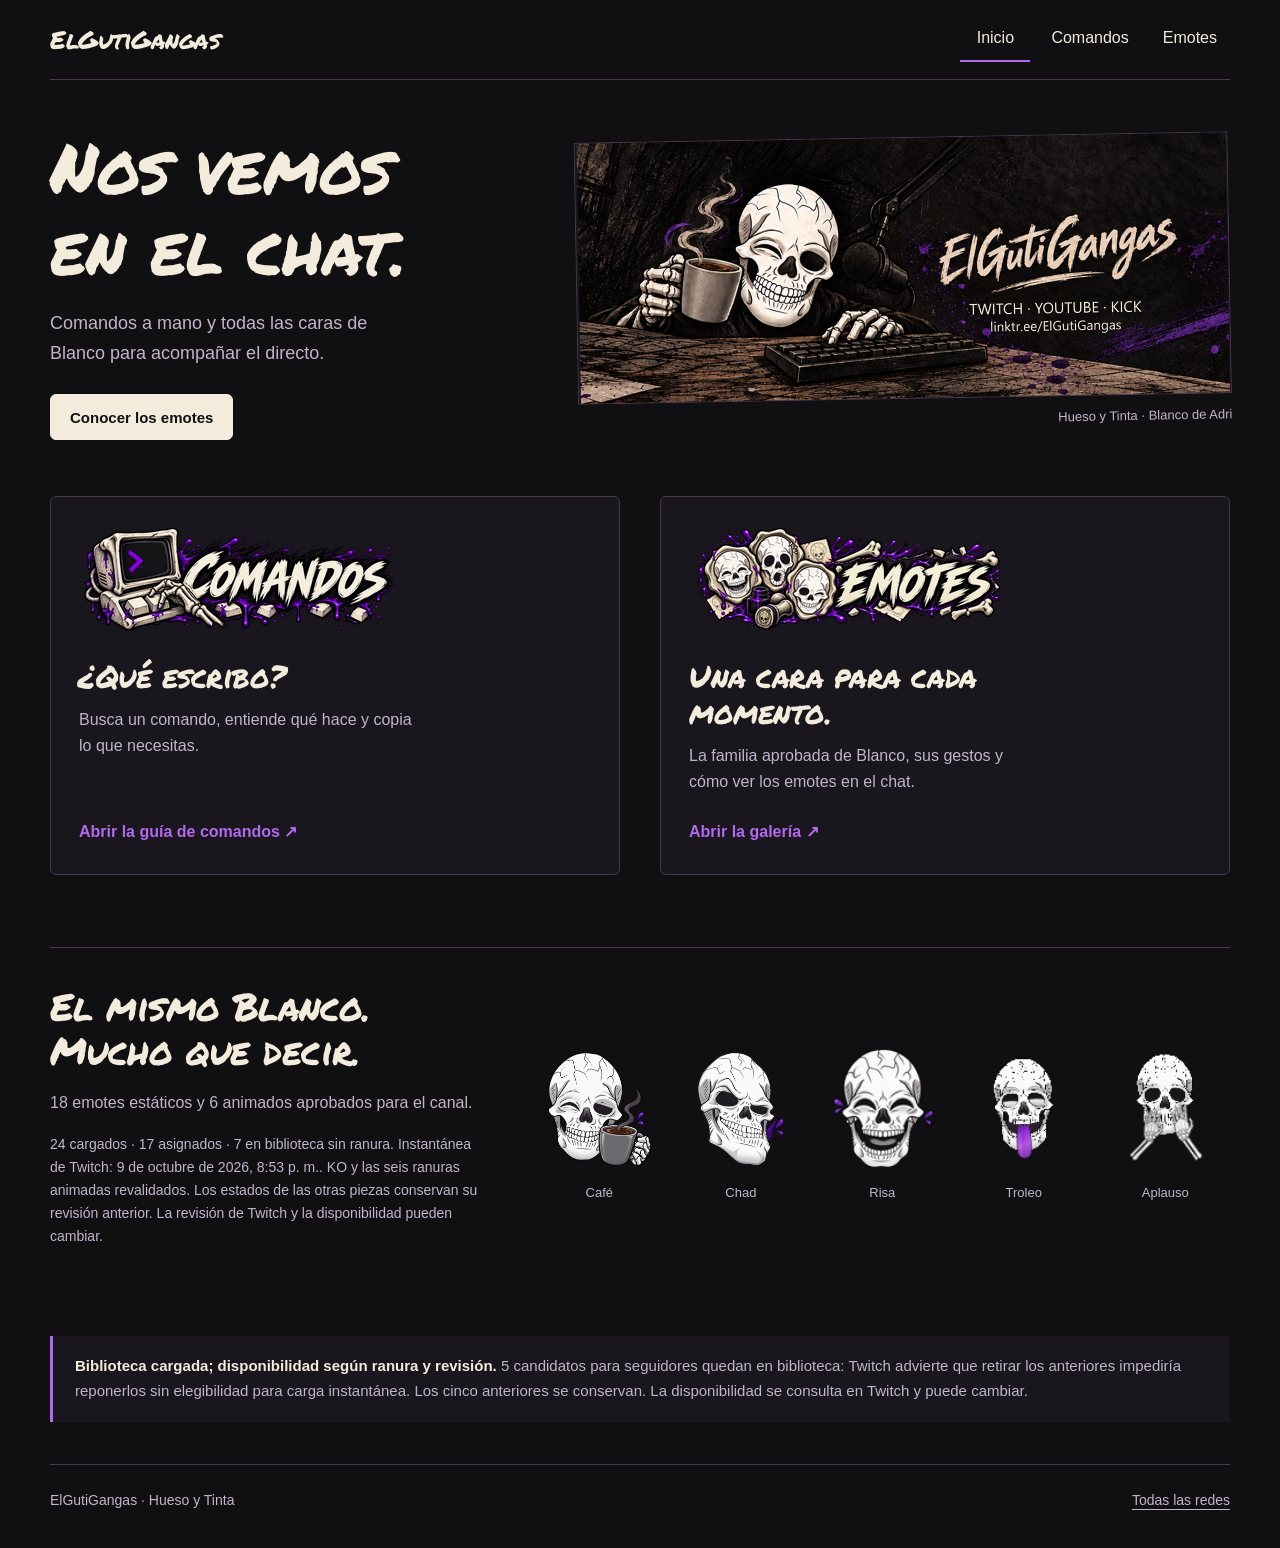
<file: index.html>
<!doctype html>
<html lang="es">
<head>
  <meta charset="utf-8">
  <meta name="viewport" content="width=device-width, initial-scale=1">
  <meta name="color-scheme" content="dark">
  <meta name="description" content="Las guías de ElGutiGangas: comandos del chat, emotes de Blanco y ayuda para ver las extensiones.">
  <title>El chat de ElGutiGangas | Comandos y emotes</title>
  <link rel="stylesheet" href="guias.css">
  <script src="guias.js" defer></script>
</head>
<body data-page="home">
  <a class="skip-link" href="#contenido">Saltar al contenido</a>
  <header class="site-header wrap">
    <a class="wordmark" href="index.html" aria-label="ElGutiGangas, inicio de las guías">ElGutiGangas</a>
    <nav aria-label="Guías del canal"><a href="index.html" aria-current="page">Inicio</a><a href="comandos.html">Comandos</a><a href="emotes.html">Emotes</a></nav>
  </header>
  <main id="contenido" class="wrap">
    <section class="home-hero" aria-labelledby="inicio-titulo">
      <div class="hero-copy"><h1 id="inicio-titulo">Nos vemos<br>en el chat.</h1><p>Comandos a mano y todas las caras de Blanco para acompañar el directo.</p><a class="button primary" href="emotes.html">Conocer los emotes</a></div>
      <figure class="hero-scene"><img src="assets/brand/banner.png" alt="El rincón de Blanco, entre café, tinta violeta y objetos del canal" width="1200" height="480" fetchpriority="high"><figcaption>Hueso y Tinta · Blanco de Adri</figcaption></figure>
    </section>

    <section class="destinations" aria-label="Elegir una guía">
      <a class="destination command-destination" href="comandos.html"><img src="assets/brand/comandos.png" alt="" width="320" height="107" decoding="async"><h2>¿Qué escribo?</h2><p>Busca un comando, entiende qué hace y copia lo que necesitas.</p><span class="text-link">Abrir la guía de comandos <span aria-hidden="true">↗</span></span></a>
      <a class="destination" href="emotes.html"><img src="assets/brand/emotes.png" alt="" width="320" height="112" decoding="async"><h2>Una cara para cada momento.</h2><p>La familia aprobada de Blanco, sus gestos y cómo ver los emotes en el chat.</p><span class="text-link">Abrir la galería <span aria-hidden="true">↗</span></span></a>
    </section>

    <section class="home-family" aria-labelledby="familia-titulo"><div><h2 id="familia-titulo">El mismo Blanco.<br>Mucho que decir.</h2><p id="family-count">Cargando la familia de emotes…</p><p id="twitch-summary" class="small">Cargando la instantánea de Twitch…</p></div><div id="family-preview" class="family-preview" aria-label="Una selección de expresiones de Blanco"><p class="loading">Cargando ilustraciones…</p></div></section>
    <aside class="review-note"><strong>Biblioteca cargada; disponibilidad según ranura y revisión.</strong> <span id="home-config-message">Cargando el estado de las asignaciones…</span> La disponibilidad se consulta en Twitch y puede cambiar.</aside>
  </main>
  <footer class="site-footer wrap"><p>ElGutiGangas · Hueso y Tinta</p><a href="https://linktr.ee/ElGutiGangas" target="_blank" rel="noopener noreferrer">Todas las redes</a></footer>
</body>
</html>
</file>
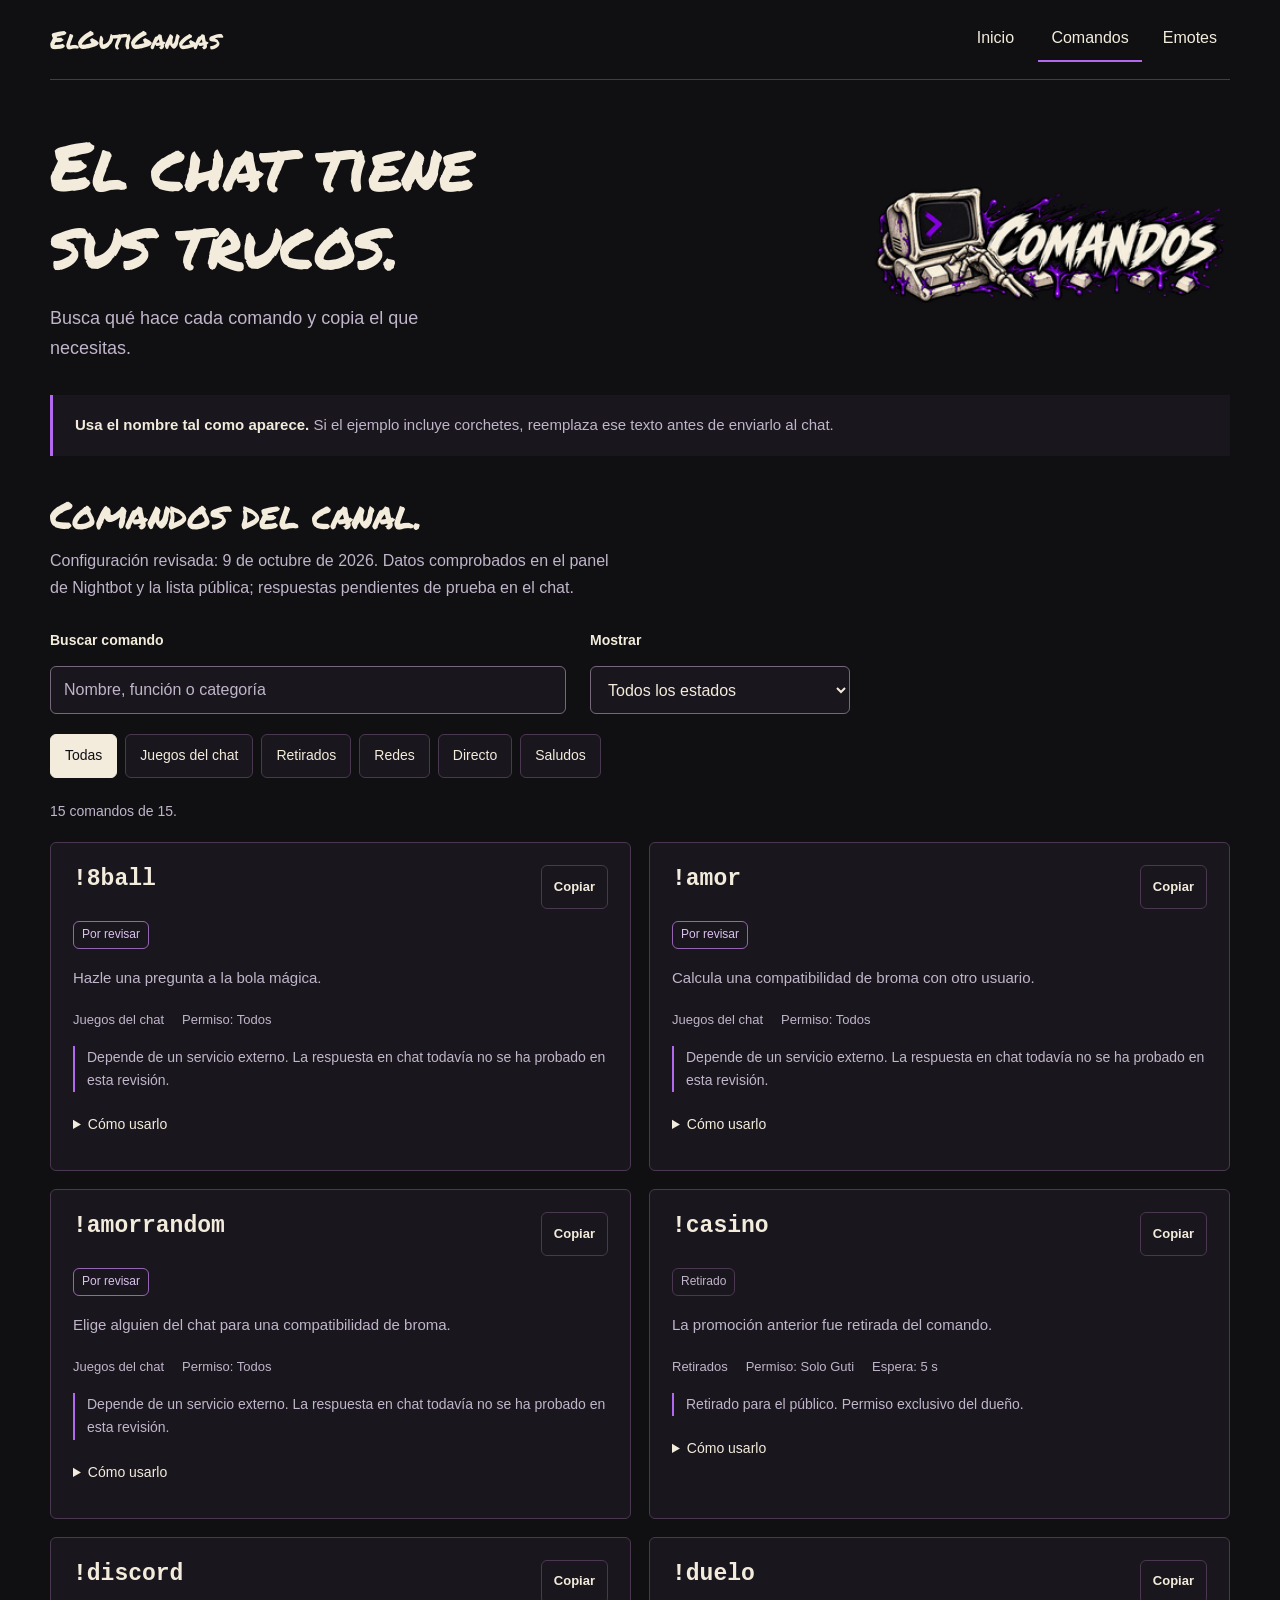
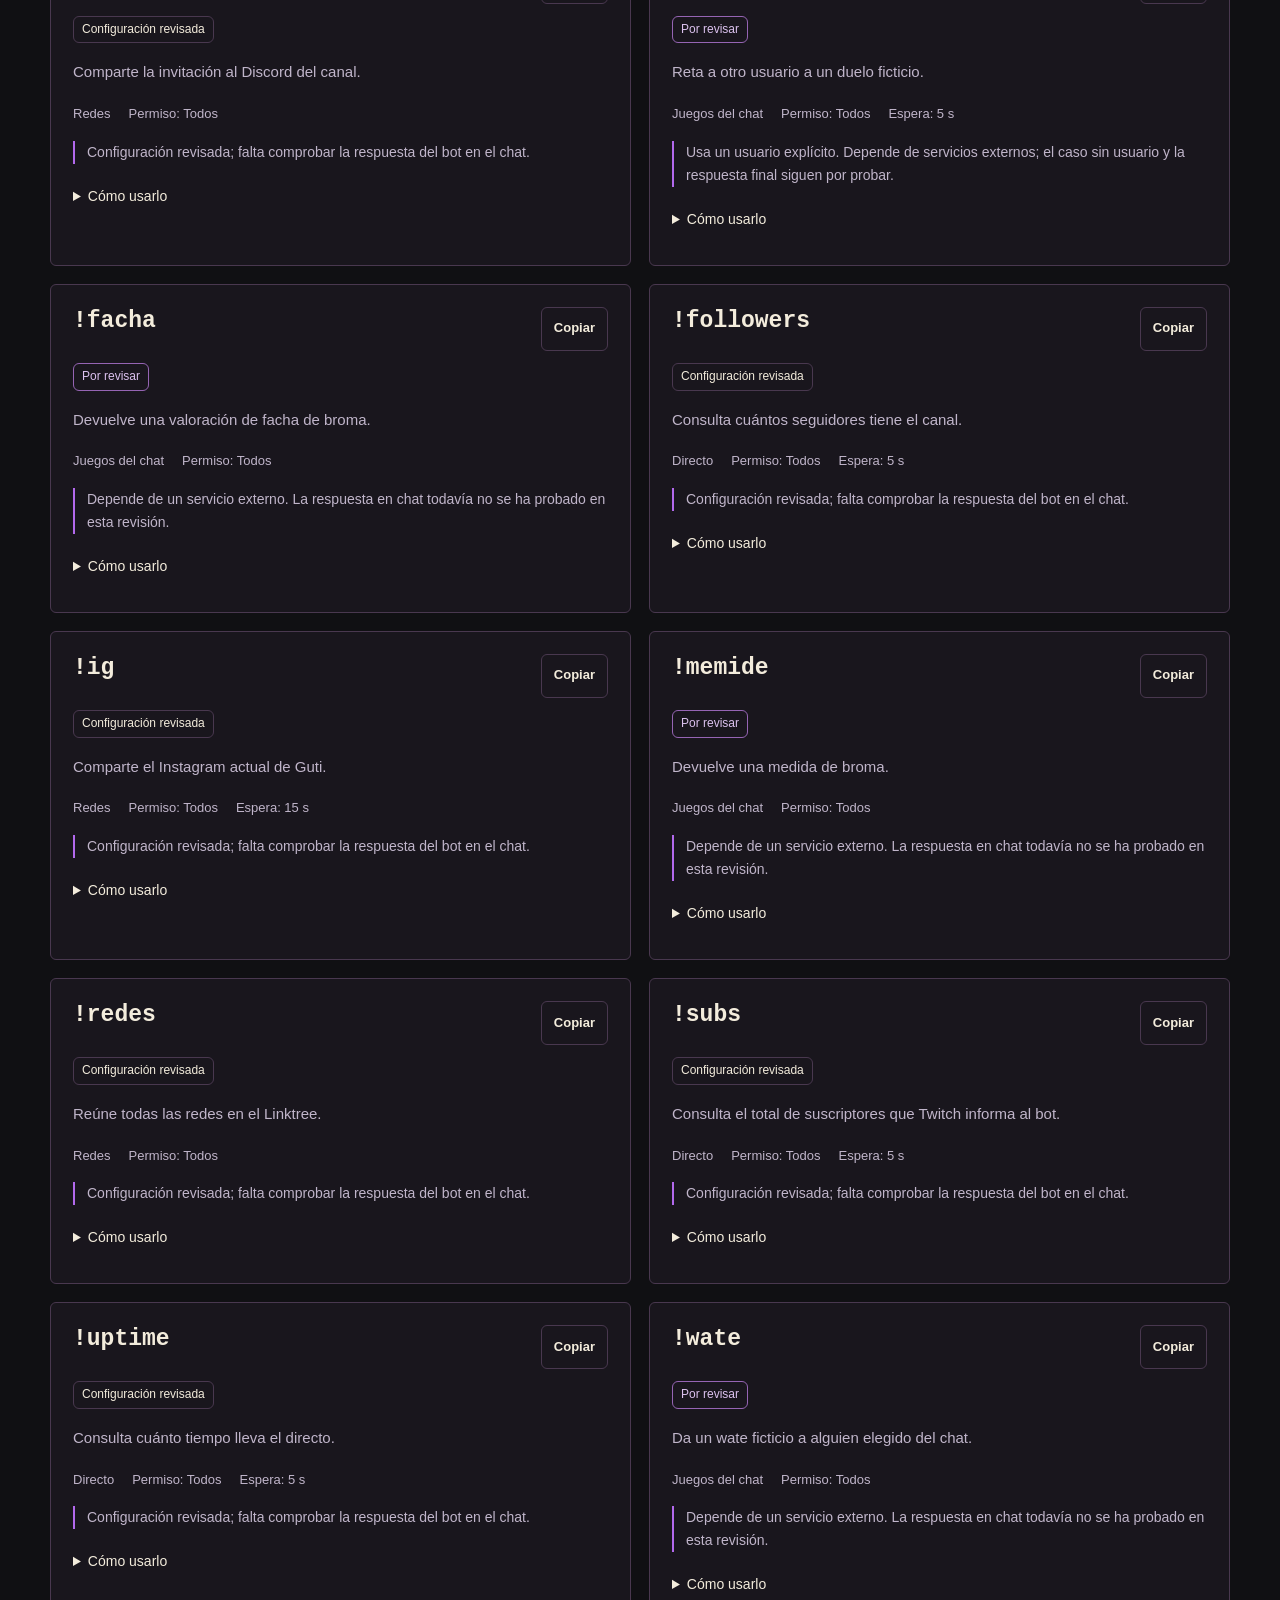
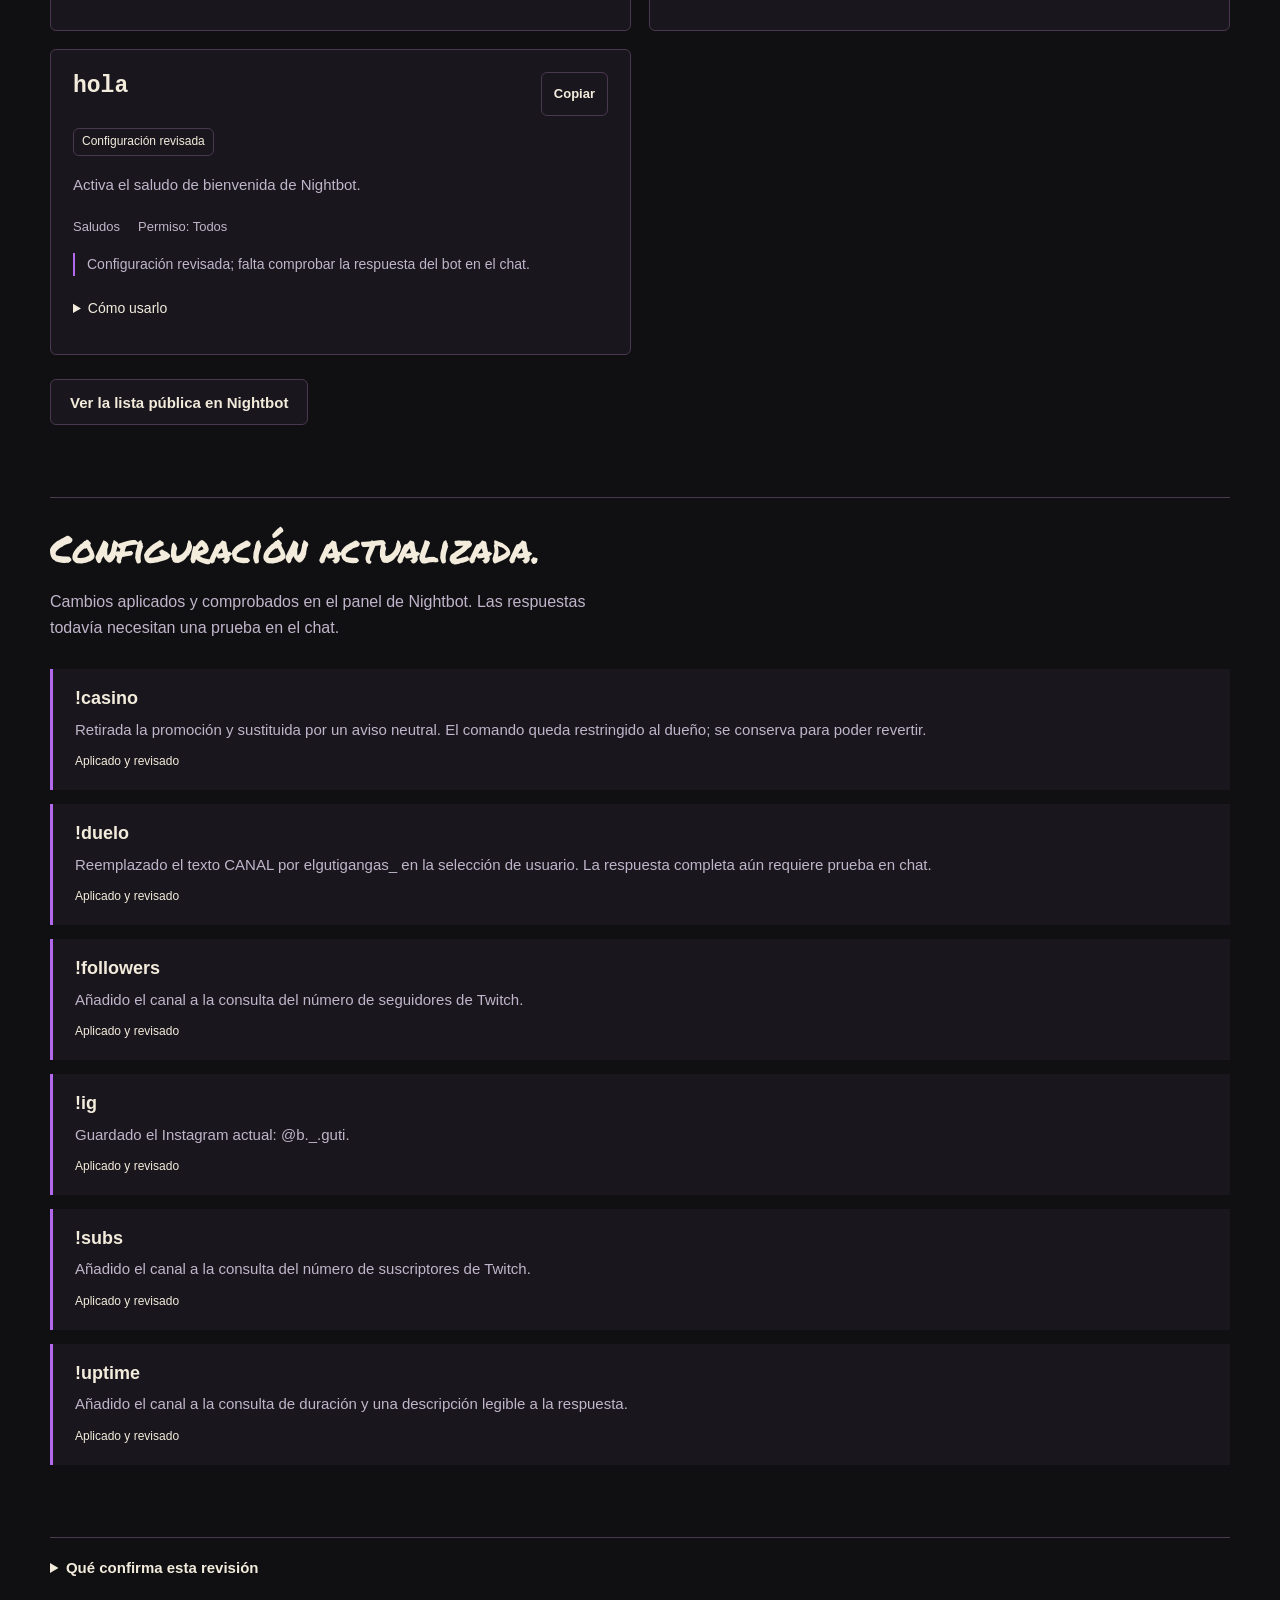
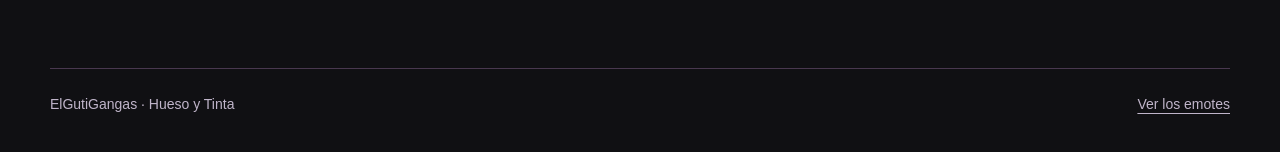
<file: comandos.html>
<!doctype html>
<html lang="es">
<head>
  <meta charset="utf-8"><meta name="viewport" content="width=device-width, initial-scale=1"><meta name="color-scheme" content="dark">
  <meta name="description" content="Busca los comandos de ElGutiGangas, consulta su uso y copia un ejemplo para el chat.">
  <title>Comandos del chat | ElGutiGangas</title><link rel="stylesheet" href="guias.css"><script src="guias.js" defer></script>
</head>
<body data-page="commands">
  <a class="skip-link" href="#contenido">Saltar al contenido</a>
  <header class="site-header wrap"><a class="wordmark" href="index.html">ElGutiGangas</a><nav aria-label="Guías del canal"><a href="index.html">Inicio</a><a href="comandos.html" aria-current="page">Comandos</a><a href="emotes.html">Emotes</a></nav></header>
  <main id="contenido" class="wrap">
    <header class="guide-hero"><div><h1>El chat tiene<br>sus trucos.</h1><p>Busca qué hace cada comando y copia el que necesitas.</p></div><img class="panel-art" src="assets/brand/comandos.png" alt="Panel de comandos aprobado, con teclado de hueso y tinta violeta" width="320" height="107"></header>
    <aside class="review-note compact"><strong>Usa el nombre tal como aparece.</strong> Si el ejemplo incluye corchetes, reemplaza ese texto antes de enviarlo al chat.</aside>

    <section class="catalogue" aria-labelledby="comandos-titulo">
      <h2 id="comandos-titulo">Comandos del canal.</h2><p class="section-intro" id="command-verified">Cargando la última revisión de Nightbot…</p>
      <div class="toolbox command-toolbox"><div class="search-field"><label for="command-search">Buscar comando</label><input id="command-search" type="search" placeholder="Nombre, función o categoría" autocomplete="off"></div><div class="select-field"><label for="command-status">Mostrar</label><select id="command-status"><option value="all">Todos los estados</option><option value="verified">Configuración revisada</option><option value="needs_review">Por revisar</option><option value="disabled">Retirados</option></select></div></div>
      <div id="command-categories" class="category-strip" aria-label="Filtrar comandos por categoría"></div>
      <p id="command-results" class="result-count" role="status" aria-live="polite">Cargando los comandos…</p>
      <div id="command-list" class="command-list"><p class="loading">Leyendo la lista verificada…</p></div>
      <p id="copy-feedback" class="copy-feedback" role="status" aria-live="polite"></p>
      <noscript><p class="error-state">La lista y el buscador necesitan JavaScript. Puedes consultar la lista pública de Nightbot.</p></noscript>
      <a id="nightbot-source" class="button secondary" href="https://nightbot.tv/t/elgutigangas_/commands" target="_blank" rel="noopener noreferrer">Ver la lista pública en Nightbot</a>
    </section>

    <section aria-labelledby="config-titulo" class="configuration-section"><h2 id="config-titulo">Configuración actualizada.</h2><p class="section-intro">Cambios aplicados y comprobados en el panel de Nightbot. Las respuestas todavía necesitan una prueba en el chat.</p><div id="configuration-changes"><p class="loading">Cargando los ajustes aplicados…</p></div></section>
    <details class="source-details"><summary>Qué confirma esta revisión</summary><p>La configuración se revisó en el panel autenticado de Nightbot y en la lista pública del canal. No se enviaron comandos al chat para comprobar sus respuestas.</p><p>La respuesta real puede depender del directo, los permisos o un servicio externo. “Retirado” significa retirado para el público, conservado con acceso exclusivo del dueño. Copiar un comando no lo envía al chat.</p><p id="command-source-note"></p></details>
  </main>
  <footer class="site-footer wrap"><p>ElGutiGangas · Hueso y Tinta</p><a href="emotes.html">Ver los emotes</a></footer>
</body>
</html>
</file>
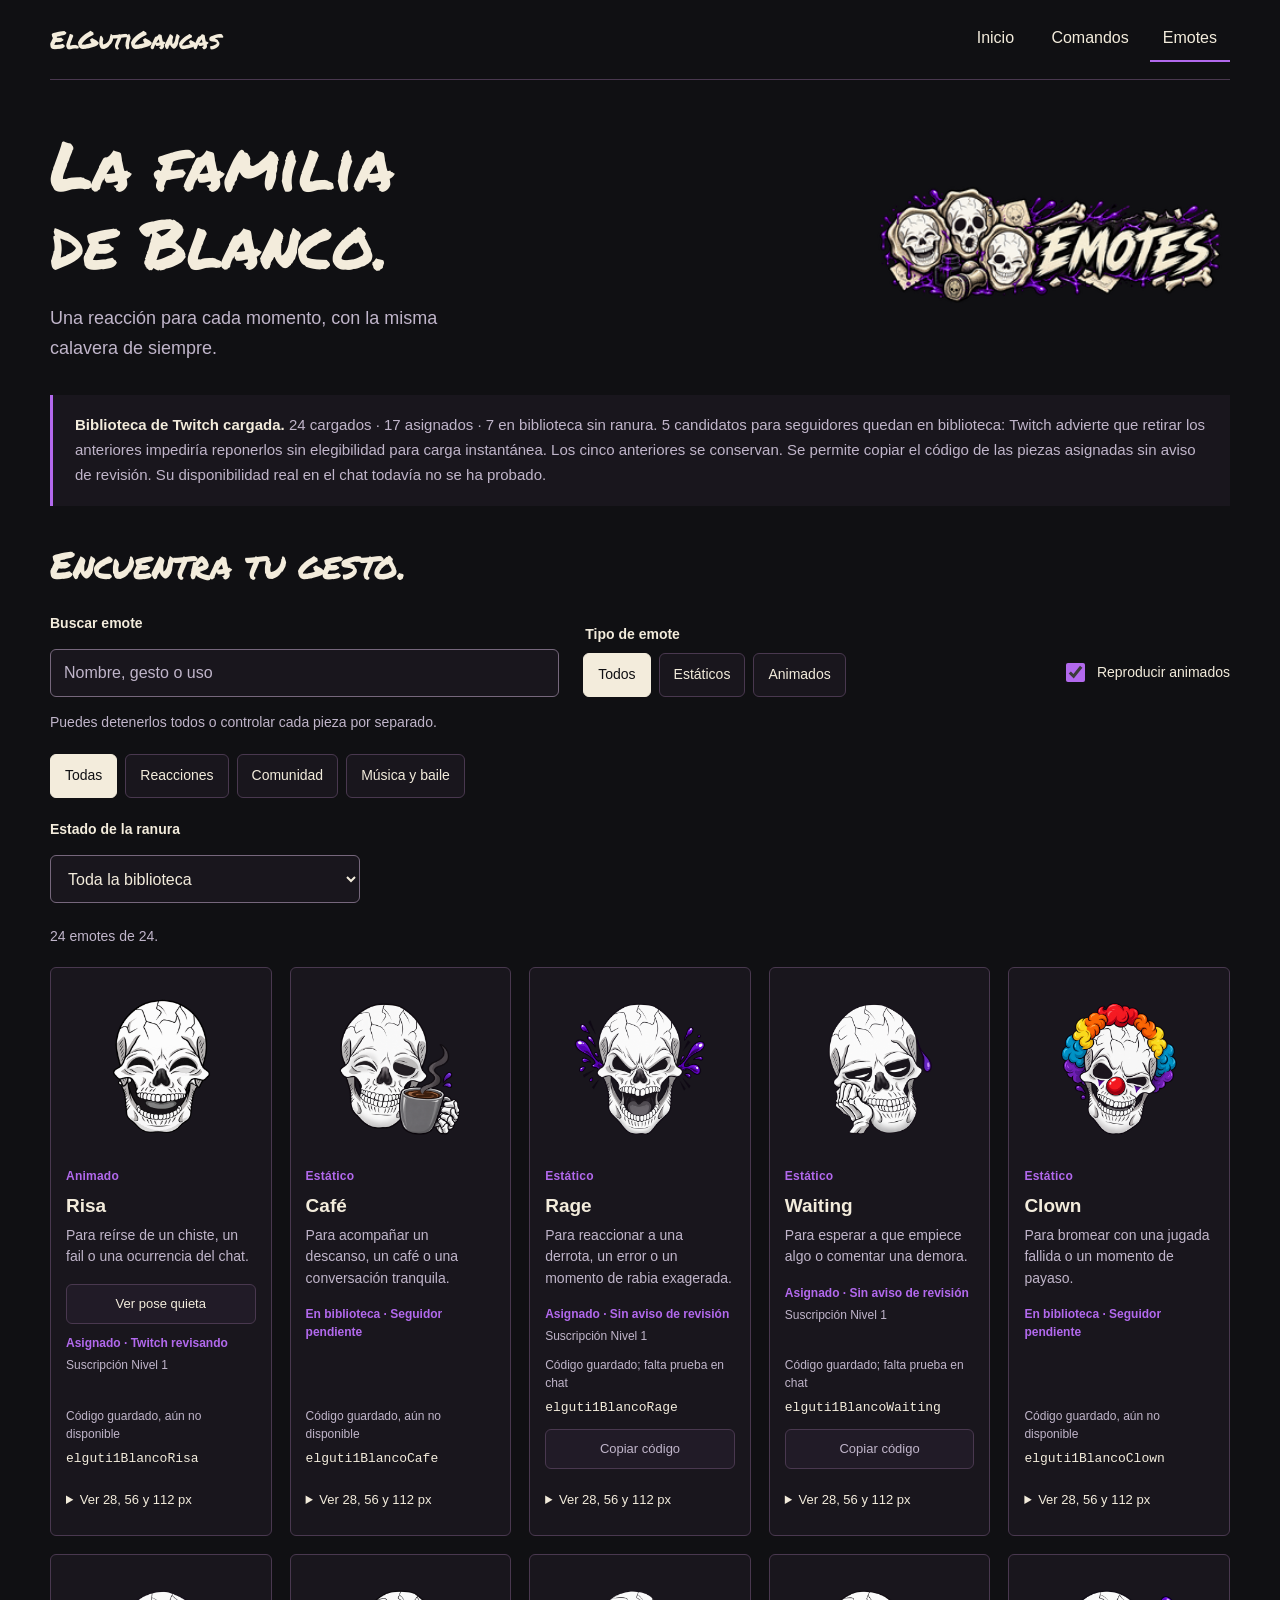
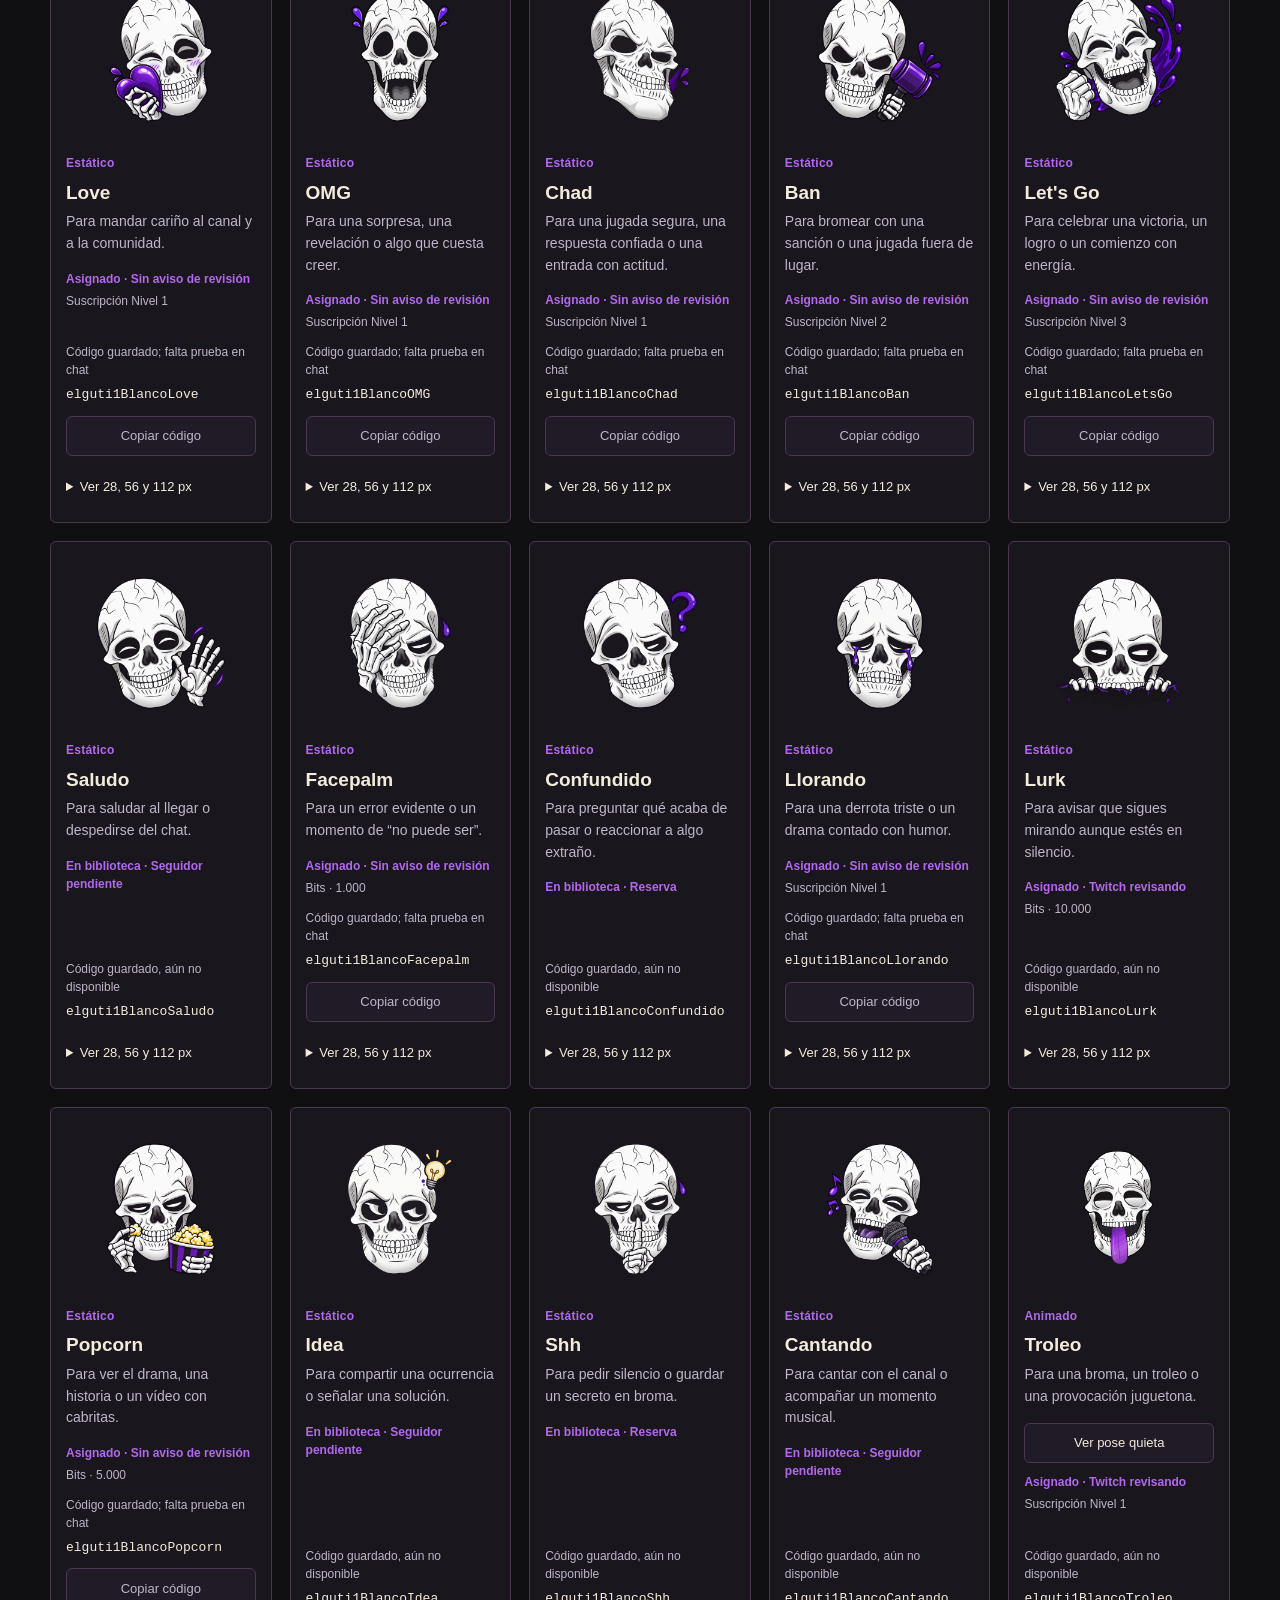
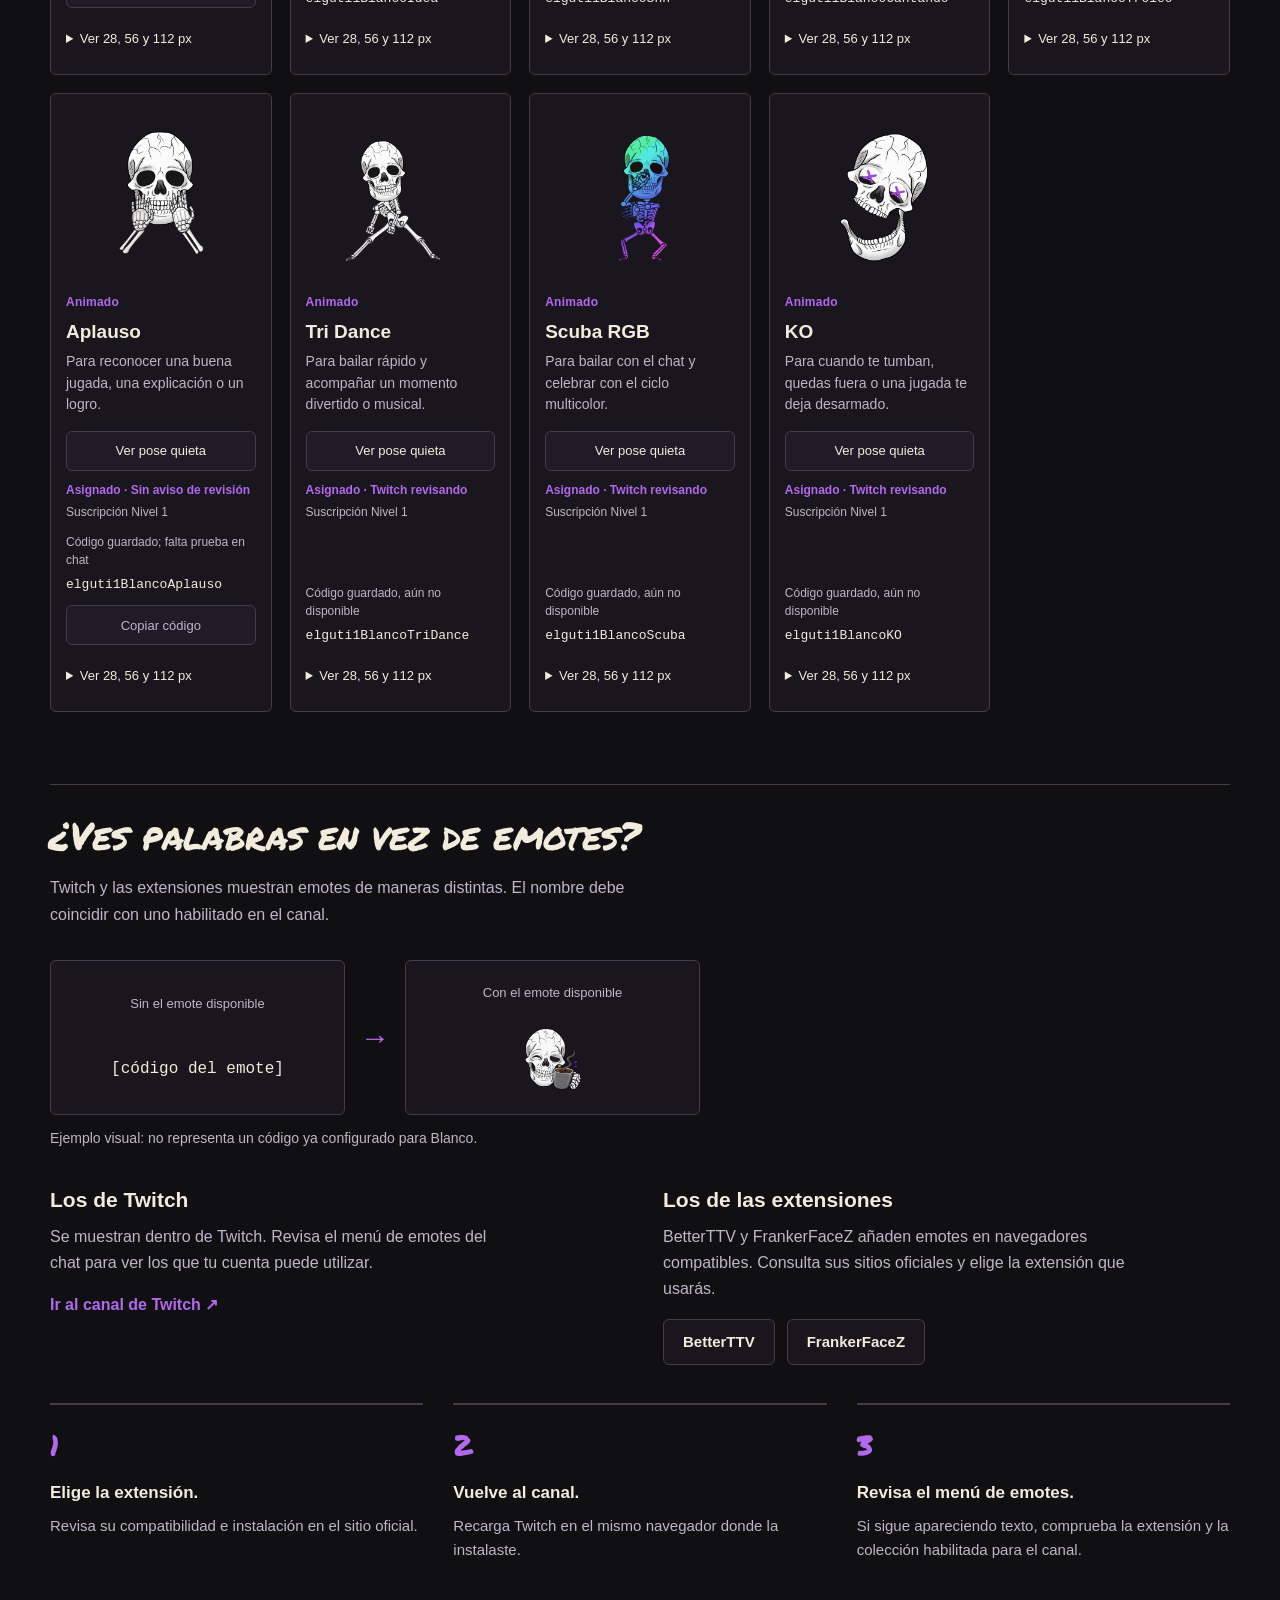
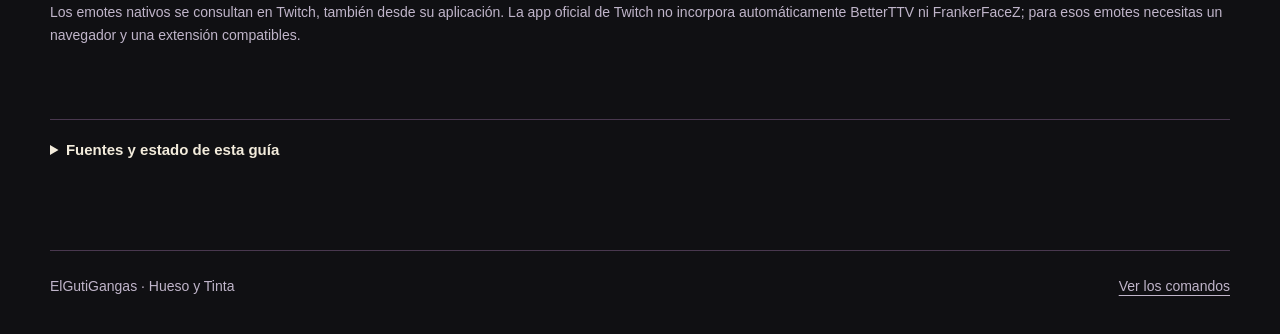
<file: emotes.html>
<!doctype html>
<html lang="es">
<head>
  <meta charset="utf-8"><meta name="viewport" content="width=device-width, initial-scale=1"><meta name="color-scheme" content="dark">
  <meta name="description" content="La familia de emotes aprobados de Blanco, con sus usos y una guía de Twitch, BetterTTV y FrankerFaceZ.">
  <title>Emotes de Blanco | ElGutiGangas</title><link rel="stylesheet" href="guias.css"><script src="guias.js" defer></script>
</head>
<body data-page="emotes">
  <a class="skip-link" href="#contenido">Saltar al contenido</a>
  <header class="site-header wrap"><a class="wordmark" href="index.html">ElGutiGangas</a><nav aria-label="Guías del canal"><a href="index.html">Inicio</a><a href="comandos.html">Comandos</a><a href="emotes.html" aria-current="page">Emotes</a></nav></header>
  <main id="contenido" class="wrap">
    <header class="guide-hero"><div><h1>La familia<br>de Blanco.</h1><p>Una reacción para cada momento, con la misma calavera de siempre.</p></div><img class="panel-art" src="assets/brand/emotes.png" alt="Panel de emotes aprobado: Blanco en distintas expresiones, con hueso y tinta" width="320" height="112"></header>
    <aside class="review-note compact"><strong>Biblioteca de Twitch cargada.</strong> <span id="emote-config-summary">Cargando la instantánea de las ranuras y sus revisiones…</span> Se permite copiar el código de las piezas asignadas sin aviso de revisión. Su disponibilidad real en el chat todavía no se ha probado.</aside>

    <section class="catalogue" aria-labelledby="catalogo-titulo">
      <h2 id="catalogo-titulo">Encuentra tu gesto.</h2>
      <div class="toolbox">
        <div class="search-field"><label for="emote-search">Buscar emote</label><input id="emote-search" type="search" placeholder="Nombre, gesto o uso" autocomplete="off"></div>
        <fieldset class="filter-options"><legend>Tipo de emote</legend><div class="chips" id="emote-types"><button type="button" class="chip" data-type="all" aria-pressed="true">Todos</button><button type="button" class="chip" data-type="static" aria-pressed="false">Estáticos</button><button type="button" class="chip" data-type="animated" aria-pressed="false">Animados</button></div></fieldset>
        <label class="motion-toggle"><input id="motion-toggle" type="checkbox" checked><span>Reproducir animados</span></label>
      </div>
      <p id="motion-note" class="muted small">Puedes detenerlos todos o controlar cada pieza por separado.</p>
      <div id="emote-categories" class="category-strip" aria-label="Filtrar emotes por uso"></div>
      <div class="select-field placement-filter"><label for="emote-placement">Estado de la ranura</label><select id="emote-placement"><option value="all">Toda la biblioteca</option><option value="assigned">Asignados a una ranura</option><option value="library">En biblioteca, sin ranura</option></select></div>
      <p id="emote-results" class="result-count" role="status" aria-live="polite">Cargando la galería…</p>
      <div id="emote-grid" class="emote-grid"><p class="loading">Cargando piezas aprobadas…</p></div>
      <p id="copy-feedback" class="copy-feedback" role="status" aria-live="polite"></p>
      <noscript><p class="error-state">La búsqueda y la galería necesitan JavaScript. Consulta también el menú de emotes en el canal de Twitch.</p></noscript>
    </section>

    <section class="extension-guide" aria-labelledby="ver-emotes-titulo">
      <h2 id="ver-emotes-titulo">¿Ves palabras en vez de emotes?</h2><p class="section-intro">Twitch y las extensiones muestran emotes de maneras distintas. El nombre debe coincidir con uno habilitado en el canal.</p>
      <div class="emote-explainer"><div class="text-demo"><span>Sin el emote disponible</span><code>[código del emote]</code></div><span class="demo-arrow" aria-hidden="true">→</span><div class="image-demo"><span>Con el emote disponible</span><div id="extension-example"><span class="muted">Imagen del emote</span></div></div></div>
      <p class="small muted">Ejemplo visual: no representa un código ya configurado para Blanco.</p>
      <div class="provider-columns"><article><h3>Los de Twitch</h3><p>Se muestran dentro de Twitch. Revisa el menú de emotes del chat para ver los que tu cuenta puede utilizar.</p><a class="text-link" href="https://www.twitch.tv/elgutigangas_/about" target="_blank" rel="noopener noreferrer">Ir al canal de Twitch <span aria-hidden="true">↗</span></a></article><article><h3>Los de las extensiones</h3><p>BetterTTV y FrankerFaceZ añaden emotes en navegadores compatibles. Consulta sus sitios oficiales y elige la extensión que usarás.</p><div class="provider-links"><a class="button secondary" href="https://betterttv.com/" target="_blank" rel="noopener noreferrer">BetterTTV</a><a class="button secondary" href="https://www.frankerfacez.com/" target="_blank" rel="noopener noreferrer">FrankerFaceZ</a></div></article></div>
      <ol class="instruction-list"><li><strong>Elige la extensión.</strong><p>Revisa su compatibilidad e instalación en el sitio oficial.</p></li><li><strong>Vuelve al canal.</strong><p>Recarga Twitch en el mismo navegador donde la instalaste.</p></li><li><strong>Revisa el menú de emotes.</strong><p>Si sigue apareciendo texto, comprueba la extensión y la colección habilitada para el canal.</p></li></ol>
      <p class="small muted">Los emotes nativos se consultan en Twitch, también desde su aplicación. La app oficial de Twitch no incorpora automáticamente BetterTTV ni FrankerFaceZ; para esos emotes necesitas un navegador y una extensión compatibles.</p>
    </section>
    <details class="source-details"><summary>Fuentes y estado de esta guía</summary><div id="emote-sources"><p>El catálogo muestra las expresiones de Blanco preparadas para ElGutiGangas. Las cargas, códigos, ranuras y estados se documentan desde el panel de Twitch en una instantánea fechada.</p><p>Una pieza en biblioteca puede carecer de ranura. Una pieza asignada que Twitch sigue revisando todavía no se presenta aquí como disponible. “Sin aviso de revisión” describe lo que mostró el panel; no confirma una aprobación explícita ni una prueba real en el chat.</p><p id="emote-snapshot-note"></p><p>La instalación y compatibilidad se consultan en los sitios oficiales de cada proveedor. Las colecciones BTTV y FFZ de este canal todavía necesitan confirmarse.</p><ul class="source-list"><li><a href="https://help.twitch.tv/s/article/chat-basics?language=en_US" target="_blank" rel="noopener noreferrer">Twitch: uso del chat y selector de emotes</a></li><li><a href="https://help.twitch.tv/s/article/subscriber-emote-guide?language=en_US" target="_blank" rel="noopener noreferrer">Twitch: biblioteca y ranuras de emotes</a></li><li><a href="https://betterttv.com/" target="_blank" rel="noopener noreferrer">BetterTTV: instalación oficial</a></li><li><a href="https://www.frankerfacez.com/" target="_blank" rel="noopener noreferrer">FrankerFaceZ: instalación oficial</a></li></ul></div></details>
  </main>
  <footer class="site-footer wrap"><p>ElGutiGangas · Hueso y Tinta</p><a href="comandos.html">Ver los comandos</a></footer>
</body>
</html>
</file>
<file: guias.css>
/* Editorial community guides. Brand palette and art preserved from accepted kits.
   DESIGN_VARIANCE 6 / MOTION_INTENSITY 3 / VISUAL_DENSITY 5.
   Native CSS fits these portable, existing static guide pages. */
@font-face{font-family:BlancoMarker;src:url('assets/brand/font.ttf') format('truetype');font-style:normal;font-weight:400;font-display:swap}
:root{color-scheme:dark;--coal:#101013;--surface:#19161d;--raised:#211b27;--bone:#f3ecdc;--muted:#c0b5ca;--line:#49384f;--ink:#b269ed;--ink-dark:#6c239f;--radius:6px;--fast:160ms;--ease:cubic-bezier(.2,.65,.3,1)}
*{box-sizing:border-box}html{scroll-behavior:smooth;scroll-padding-top:24px}body{margin:0;background:var(--coal);color:var(--bone);font-family:'Segoe UI',Arial,sans-serif;font-size:16px;line-height:1.65}a{color:inherit;text-underline-offset:4px}a:hover{color:var(--ink)}button,input,select{font:inherit}button,a,input,select,summary{-webkit-tap-highlight-color:transparent}button,select,summary{cursor:pointer}button{color:inherit}img{display:block;max-width:100%;height:auto}figure{margin:0}button:focus-visible,a:focus-visible,input:focus-visible,select:focus-visible,summary:focus-visible{outline:3px solid var(--bone);outline-offset:4px}input:focus-visible,select:focus-visible{border-color:var(--ink)}button:disabled{cursor:default;opacity:.55}h1,h2,h3,p{margin-top:0}h1,h2{font-family:BlancoMarker,'Segoe UI',sans-serif;font-weight:400;line-height:1.15;letter-spacing:-.015em}h1{font-size:clamp(38px,5.3vw,70px);margin-bottom:22px}h2{font-size:clamp(27px,3vw,39px);margin-bottom:18px}h3{font-size:21px;line-height:1.3;margin-bottom:10px}p{margin-bottom:16px}code{font-family:Consolas,'Courier New',monospace;overflow-wrap:anywhere}fieldset{border:0;padding:0;margin:0;min-width:0}legend,label{font-weight:600}section{margin-bottom:72px}.wrap{width:min(1180px,calc(100% - 64px));margin-inline:auto}.site-header{min-height:80px;display:flex;align-items:center;justify-content:space-between;gap:24px;border-bottom:1px solid var(--line);margin-bottom:46px}.wordmark{font-family:BlancoMarker,'Segoe UI',sans-serif;font-size:25px;line-height:1.3;letter-spacing:-.02em;text-decoration:none}.site-header nav{display:flex;align-items:center;gap:8px}.site-header nav a{display:block;min-height:44px;min-width:70px;padding:8px 13px;text-align:center;text-decoration:none;border-bottom:2px solid transparent}.site-header nav a[aria-current=page]{border-color:var(--ink);color:var(--bone)}.site-header nav a:hover{background:var(--surface)}.skip-link{position:fixed;left:16px;top:-80px;padding:12px 20px;background:var(--bone);color:var(--coal);z-index:50;border-radius:var(--radius)}.skip-link:focus{top:16px}.home-hero{display:grid;grid-template-columns:1fr 1.38fr;align-items:center;gap:44px;margin-bottom:56px}.hero-copy p{max-width:32ch;font-size:18px;color:var(--muted);margin-bottom:26px}.hero-scene{min-width:0;transform:rotate(-1deg)}.hero-scene img{width:100%;aspect-ratio:2.5/1;object-fit:contain;border:1px solid var(--line);background:var(--surface)}.hero-scene figcaption{font-size:13px;color:var(--muted);text-align:right;padding-top:10px}.button{display:inline-flex;align-items:center;justify-content:center;gap:8px;min-height:46px;padding:10px 19px;border:1px solid var(--line);border-radius:var(--radius);text-decoration:none;line-height:1.3;font-size:15px;font-weight:650;transition:background var(--fast) var(--ease),border-color var(--fast) var(--ease),transform var(--fast) var(--ease)}.button.primary{background:var(--bone);color:var(--coal);border-color:var(--bone)}.button.primary:hover{background:#dfd1e6;border-color:#dfd1e6}.button.secondary{background:var(--surface);color:var(--bone)}.button.secondary:hover{background:var(--raised);border-color:var(--ink)}.button:active{transform:translateY(1px)}.destinations{display:grid;grid-template-columns:1fr 1fr;gap:40px}.destination{display:flex;flex-direction:column;padding:26px 28px 28px;background:var(--surface);border:1px solid var(--line);border-radius:var(--radius);text-decoration:none;transition:border-color var(--fast) var(--ease),background var(--fast) var(--ease)}.destination:hover{background:var(--raised);border-color:var(--ink);color:var(--bone)}.destination img{width:320px;max-width:100%;height:112px;object-fit:contain;margin:0 0 24px}.destination h2{font-size:31px;max-width:20ch;margin-bottom:12px}.destination p{color:var(--muted);max-width:38ch;margin-bottom:24px}.text-link{color:var(--ink);font-weight:650;text-decoration:none}.destination .text-link{margin-top:auto}.text-link:hover{text-decoration:underline}.home-family{display:grid;grid-template-columns:1fr 1.6fr;gap:50px;align-items:center;border-top:1px solid var(--line);padding-top:36px}.home-family p{color:var(--muted)}.family-preview{display:grid;grid-template-columns:repeat(5,minmax(0,1fr));gap:12px;align-items:end}.family-preview figure img{aspect-ratio:1;object-fit:contain;width:100%}.family-preview figcaption{text-align:center;color:var(--muted);font-size:13px;margin-top:8px}.review-note{background:var(--surface);border-left:3px solid var(--ink);padding:18px 22px;color:var(--muted);font-size:15px;margin-bottom:42px}.review-note strong{color:var(--bone)}.review-note.compact{margin-bottom:36px}.site-footer{border-top:1px solid var(--line);padding-block:24px 36px;display:flex;align-items:center;justify-content:space-between;gap:24px;color:var(--muted);font-size:14px}.site-footer p{margin:0}.guide-hero{display:grid;grid-template-columns:1fr 360px;align-items:center;gap:48px;margin-bottom:32px}.guide-hero p{font-size:18px;color:var(--muted);max-width:41ch;margin-bottom:0}.panel-art{width:100%;max-width:360px}.section-intro{color:var(--muted);max-width:65ch;margin-bottom:28px}.catalogue h2{margin-bottom:12px}.toolbox{display:grid;grid-template-columns:minmax(220px,1.4fr) minmax(250px,1.25fr) auto;gap:24px;align-items:end;margin:26px 0 14px}.search-field,.select-field{display:grid;gap:7px;min-width:0}.search-field label,.select-field label,legend{font-size:14px;margin-bottom:7px}input[type=search],select{width:100%;height:48px;border:1px solid #76677c;background:var(--surface);color:var(--bone);border-radius:var(--radius);padding:10px 13px;min-width:0}input::placeholder{color:var(--muted);opacity:1}.chips,.category-strip{display:flex;flex-wrap:wrap;gap:8px}.chip{min-height:44px;padding:9px 14px;border:1px solid var(--line);background:var(--surface);border-radius:var(--radius);font-size:14px;line-height:1.4;transition:background var(--fast) var(--ease),border-color var(--fast) var(--ease)}.chip:hover{border-color:var(--ink);background:var(--raised)}.chip[aria-pressed=true]{background:var(--bone);border-color:var(--bone);color:var(--coal)}.motion-toggle{display:flex;align-items:center;gap:9px;min-height:48px;font-weight:400;font-size:14px}.motion-toggle input{width:19px;height:19px;accent-color:var(--ink);flex-shrink:0}.small{font-size:14px}.muted{color:var(--muted)}.category-strip{margin:20px 0}.result-count{font-size:14px;color:var(--muted);min-height:24px;margin:22px 0 18px}.emote-grid{display:grid;grid-template-columns:repeat(5,minmax(0,1fr));gap:18px}.emote-card{min-width:0;padding:18px 15px 16px;border:1px solid var(--line);border-radius:var(--radius);background:var(--surface);display:flex;flex-direction:column}.emote-image{display:flex;align-items:center;justify-content:center;min-height:166px;margin-bottom:15px;position:relative}.emote-image>img{width:150px;height:150px;object-fit:contain}.emote-card h3{font-size:19px;margin-bottom:6px}.emote-type{font-size:12px;color:var(--ink);font-weight:600;letter-spacing:.02em;margin-bottom:7px}.emote-card .emote-use{font-size:14px;color:var(--muted);line-height:1.55;margin-bottom:15px;min-height:44px}.emote-code{font-size:12px;color:var(--muted);margin-top:auto;margin-bottom:14px;line-height:1.5}.emote-control{padding:8px 11px;min-height:40px;width:100%;font-size:13px;border:1px solid var(--line);border-radius:var(--radius);background:var(--raised);margin-bottom:10px}.emote-control:hover{border-color:var(--ink)}.size-detail summary{font-size:13px;min-height:36px;padding-block:6px}.size-detail[open]{margin-top:6px}.size-detail .size-samples{display:flex;flex-wrap:wrap;justify-content:space-around;align-items:end;gap:12px 9px;margin-top:12px;background:#0b0a0e;padding:12px 6px;border-radius:var(--radius)}.size-samples figure{max-width:100%;display:grid;justify-items:center;gap:5px}.size-samples img{object-fit:contain;max-width:none;image-rendering:auto}.size-samples figcaption{color:var(--muted);font-size:11px;line-height:1.3}.size-description{font-size:13px;color:var(--muted);margin:12px 0 0}.emote-card .source-kit{font-size:11px;color:var(--muted);overflow-wrap:anywhere;margin:9px 0 0}.loading{border:1px dashed var(--line);border-radius:var(--radius);padding:28px;color:var(--muted);grid-column:1/-1}.error-state,.empty-state{grid-column:1/-1;border-left:3px solid var(--ink);background:var(--surface);padding:22px;margin:0}.error-state h3,.empty-state h3{margin-bottom:8px}.error-state p,.empty-state p{margin:0;color:var(--muted)}.empty-state .button{margin-top:18px}.extension-guide{padding-top:28px;border-top:1px solid var(--line)}.emote-explainer{display:grid;grid-template-columns:1fr 60px 1fr;align-items:center;width:min(650px,100%);margin:32px 0 12px}.text-demo,.image-demo{display:grid;place-items:center;gap:15px;min-height:155px;border:1px solid var(--line);border-radius:var(--radius);padding:18px;text-align:center;background:var(--surface)}.text-demo>span,.image-demo>span{font-size:13px;color:var(--muted)}.text-demo code{font-size:16px}.demo-arrow{font-size:30px;text-align:center;color:var(--ink)}#extension-example img{width:70px;height:70px;object-fit:contain}.provider-columns{display:grid;grid-template-columns:1fr 1fr;gap:46px;margin:36px 0}.provider-columns p{max-width:52ch;color:var(--muted)}.provider-links{display:flex;gap:12px;flex-wrap:wrap}.instruction-list{list-style:none;counter-reset:instructions;display:grid;grid-template-columns:repeat(3,1fr);gap:30px;padding:0;margin:38px 0 22px}.instruction-list li{counter-increment:instructions;position:relative;border-top:2px solid var(--line);padding:16px 0}.instruction-list li::before{content:counter(instructions);font-family:BlancoMarker,sans-serif;color:var(--ink);font-size:29px;display:block;margin-bottom:10px}.instruction-list strong{font-size:17px}.instruction-list p{font-size:15px;color:var(--muted);margin:7px 0 0}.source-details{padding:18px 0;margin-bottom:50px;border-top:1px solid var(--line)}.source-details summary{font-size:15px;font-weight:600;min-height:44px}.source-details[open] summary{margin-bottom:16px}.source-details p{font-size:14px;color:var(--muted);max-width:75ch}.command-toolbox{grid-template-columns:minmax(260px,1fr) 260px;max-width:800px}.command-list{display:grid;grid-template-columns:1fr 1fr;gap:18px;margin-bottom:24px}.command-card{border:1px solid var(--line);border-radius:var(--radius);background:var(--surface);padding:22px;min-width:0}.command-card .command-top{display:flex;align-items:flex-start;justify-content:space-between;gap:18px}.command-card h3{font-family:Consolas,'Courier New',monospace;font-size:23px;line-height:1.3;overflow-wrap:anywhere;margin:0}.command-card .copy-button{flex-shrink:0;min-height:44px;padding:8px 12px;font-size:13px}.command-description{color:var(--muted);font-size:15px;margin:17px 0 18px}.command-meta{display:flex;flex-wrap:wrap;gap:8px 18px;color:var(--muted);font-size:13px;margin-bottom:15px}.command-state{color:var(--bone);display:inline-block;font-size:12px;padding:3px 8px;border:1px solid var(--line);border-radius:var(--radius);margin-top:12px}.command-state.needs_review{color:#dbc1ee;border-color:#9564b3}.command-state.disabled{color:var(--muted)}.command-note{font-size:14px;border-left:2px solid var(--ink);padding-left:12px;color:var(--muted);margin:16px 0}.command-detail summary{min-height:40px;padding:5px 0;font-size:14px;color:var(--bone)}.command-example{padding:12px 0;display:flex;align-items:center;justify-content:space-between;gap:14px}.command-example code{display:block;line-height:1.6;color:var(--bone);font-size:14px}.command-example .button{font-size:12px;padding:9px 12px;min-height:40px;flex-shrink:0}.command-response{color:var(--muted);font-size:14px;white-space:pre-wrap;overflow-wrap:anywhere;max-height:260px;overflow:auto;margin-top:16px}.command-response-label{font-weight:600;font-size:13px;color:var(--bone);margin:16px 0 5px}.copy-feedback{position:fixed;bottom:24px;left:50%;transform:translateX(-50%);z-index:40;border:1px solid var(--ink);border-radius:var(--radius);padding:13px 20px;background:var(--raised);color:var(--bone);box-shadow:0 8px 22px #0b090c;font-size:14px;width:max-content;max-width:calc(100% - 32px);margin:0}.copy-feedback:empty{display:none}.configuration-section{padding-top:28px;border-top:1px solid var(--line)}.configuration-list{list-style:none;padding:0;margin:0;display:grid;gap:14px}.configuration-list li{background:var(--surface);border-left:3px solid var(--ink);padding:18px 22px}.configuration-list h3{font-size:18px;margin-bottom:7px}.configuration-list p{color:var(--muted);font-size:15px;margin:0}.configuration-list .change-state{font-size:12px;margin-top:10px;color:var(--bone)}
@media(min-width:1280px){.home-hero{gap:52px}.hero-copy h1{font-size:70px}}
@media(max-width:1023px){.wrap{width:calc(100% - 48px)}.home-hero{grid-template-columns:1fr 1.1fr;gap:30px}.emote-grid{grid-template-columns:repeat(4,minmax(0,1fr))}.toolbox{grid-template-columns:1fr 1fr}.motion-toggle{grid-column:1/-1;min-height:36px}.guide-hero{grid-template-columns:1fr 290px;gap:28px}.emote-image>img{width:136px;height:136px}.home-family{gap:32px;grid-template-columns:1fr 1.45fr}.family-preview{grid-template-columns:repeat(3,1fr)}.family-preview figure:nth-child(n+4){display:none}}
@media(max-width:767px){.wrap{width:calc(100% - 36px)}.site-header{gap:18px;min-height:74px;margin-bottom:32px;flex-wrap:wrap;padding-block:15px}.site-header nav{gap:2px}.site-header nav a{min-width:0;padding:8px 10px;font-size:14px}.wordmark{font-size:23px}.home-hero{grid-template-columns:1fr;gap:30px;margin-bottom:40px}.hero-copy h1{font-size:52px;margin-bottom:18px}.hero-copy p{max-width:32ch}.hero-scene{transform:none}.destinations{grid-template-columns:1fr;gap:22px}.destination{padding:24px}.home-family{grid-template-columns:1fr;gap:24px}.family-preview{grid-template-columns:repeat(5,1fr)}.family-preview figure:nth-child(n+4){display:block}.family-preview figcaption{font-size:11px}.guide-hero{grid-template-columns:1fr;gap:28px}.guide-hero h1{font-size:50px}.panel-art{max-width:320px}.toolbox{grid-template-columns:1fr;gap:18px}.motion-toggle{grid-column:auto}.command-toolbox{grid-template-columns:1fr 180px;gap:14px}.emote-grid{grid-template-columns:repeat(3,minmax(0,1fr));gap:14px}.emote-card{padding:14px 12px}.emote-image{min-height:144px;margin-bottom:10px}.emote-image>img{width:128px;height:128px}.emote-use{min-height:0}.command-list{grid-template-columns:1fr}.provider-columns{grid-template-columns:1fr;gap:30px}.instruction-list{grid-template-columns:1fr;gap:0;margin-top:28px}.instruction-list li{display:grid;grid-template-columns:36px 1fr;column-gap:16px;padding-block:17px}.instruction-list li::before{grid-row:1/3;margin:0;font-size:27px}.instruction-list strong,.instruction-list p{grid-column:2}.instruction-list p{margin-bottom:0}.site-footer{align-items:flex-start;font-size:13px;gap:16px}section{margin-bottom:52px}.review-note{padding:16px 18px}}
@media(max-width:539px){.emote-grid{grid-template-columns:repeat(2,minmax(0,1fr));gap:12px}.emote-card h3{font-size:17px}.emote-image{min-height:140px}.emote-image>img{width:132px;height:132px}.emote-card .emote-use{font-size:13px}.command-toolbox{grid-template-columns:1fr}.site-header{display:grid;gap:12px;margin-bottom:24px}.site-header nav{justify-content:flex-start}.site-header nav a:first-child{padding-left:0}.wordmark{font-size:26px}.home-family h2{font-size:30px}.family-preview{grid-template-columns:repeat(3,minmax(0,1fr));gap:12px}.family-preview figure:nth-child(n+4){display:none}.emote-explainer{grid-template-columns:1fr 32px 1fr;gap:5px}.text-demo,.image-demo{min-height:155px;padding:12px 7px}.text-demo code{font-size:12px}.text-demo>span,.image-demo>span{font-size:12px}.demo-arrow{font-size:24px}.command-card{padding:18px}.command-example{align-items:flex-start;flex-direction:column}.command-card .command-top{gap:10px}.command-card h3{font-size:22px}.guide-hero{gap:18px;margin-bottom:24px}.guide-hero h1{font-size:42px;margin-bottom:16px}.guide-hero p{font-size:16px;line-height:1.6}.guide-hero .panel-art{max-width:270px}.review-note.compact{padding:14px 16px;font-size:13.5px;margin-bottom:28px}}
@media(prefers-reduced-motion:reduce){html{scroll-behavior:auto}*,*::before,*::after{transition:none!important;animation:none!important}.button:active{transform:none}}
.placement-filter{max-width:310px;margin-bottom:20px}.emote-placement-state{font-size:12px;line-height:1.5;color:var(--ink);font-weight:600;margin:0 0 5px}.emote-slot{font-size:12px;color:var(--muted);line-height:1.4;margin-bottom:12px}.emote-code{display:grid;gap:6px}.emote-code code{display:block;color:var(--bone);font-size:13px;line-height:1.5;word-break:break-word}.emote-code .emote-control{margin-top:5px;margin-bottom:0}
</file>
